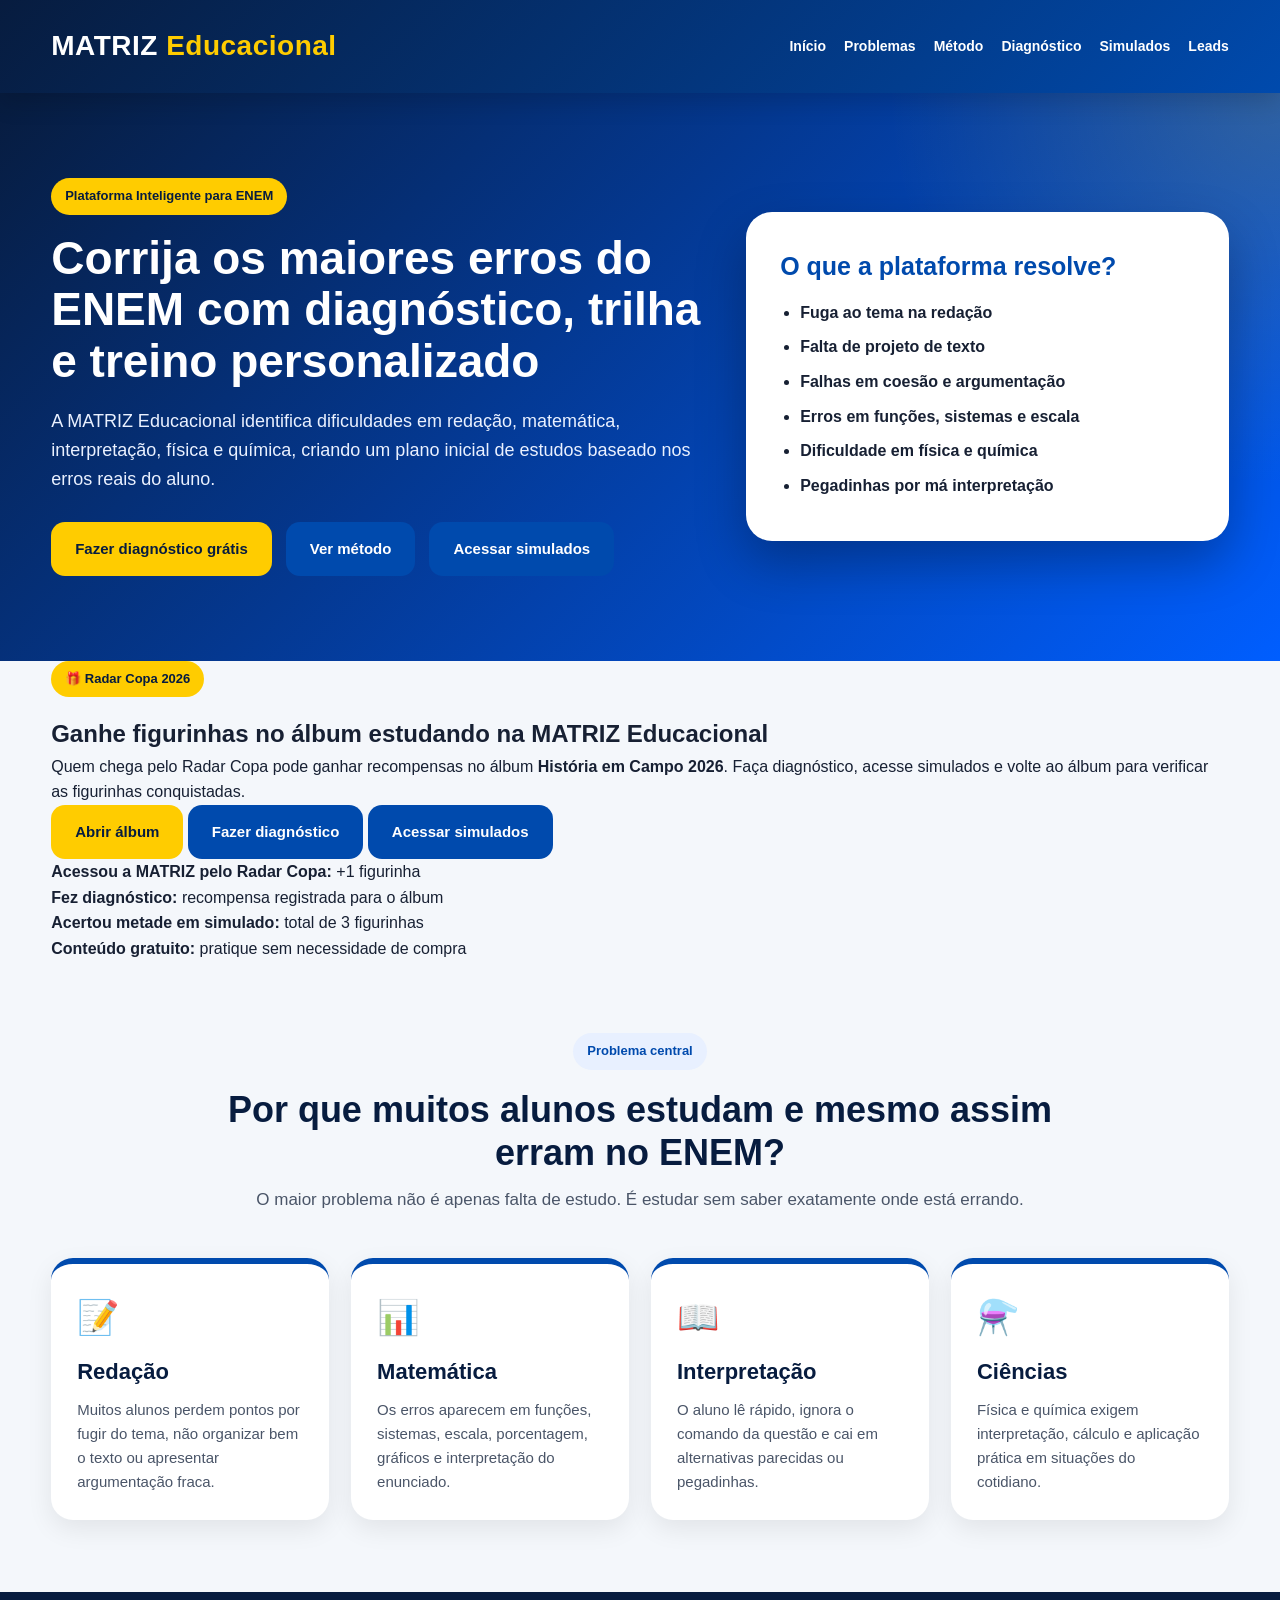
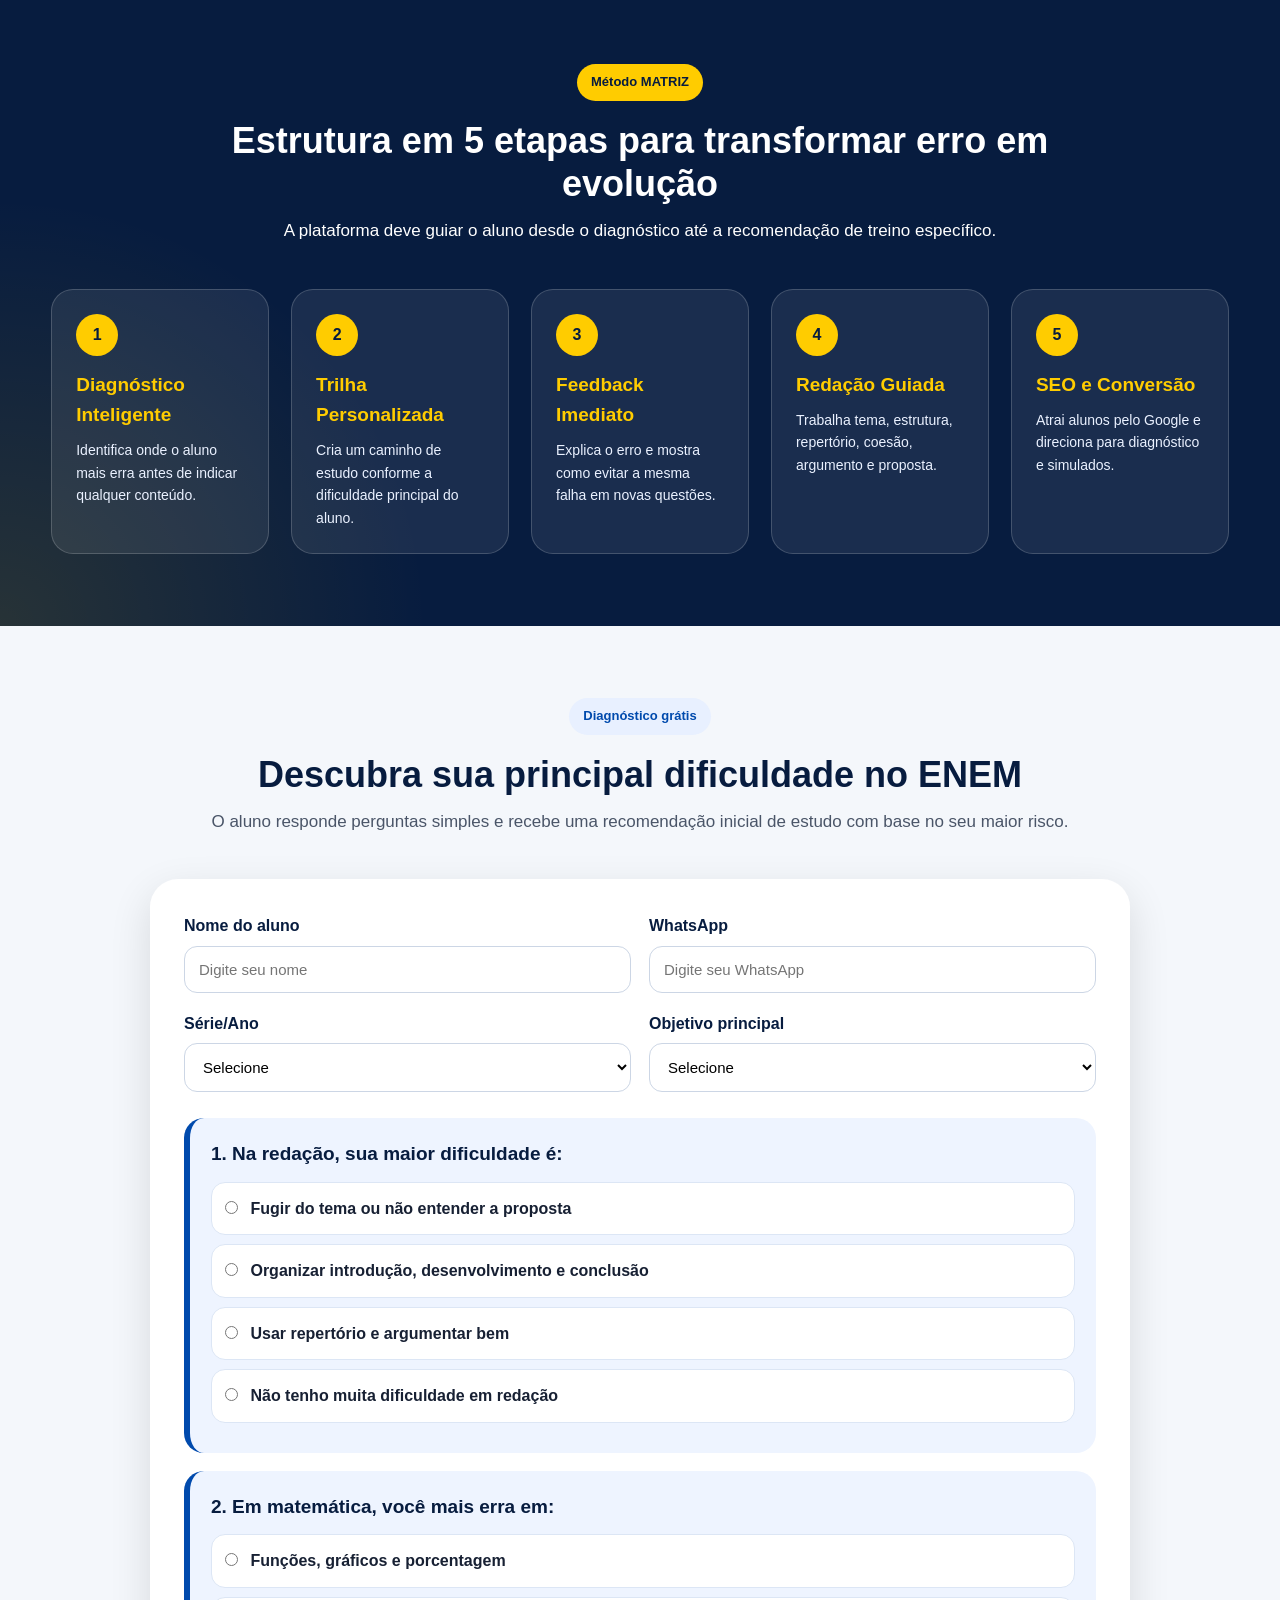
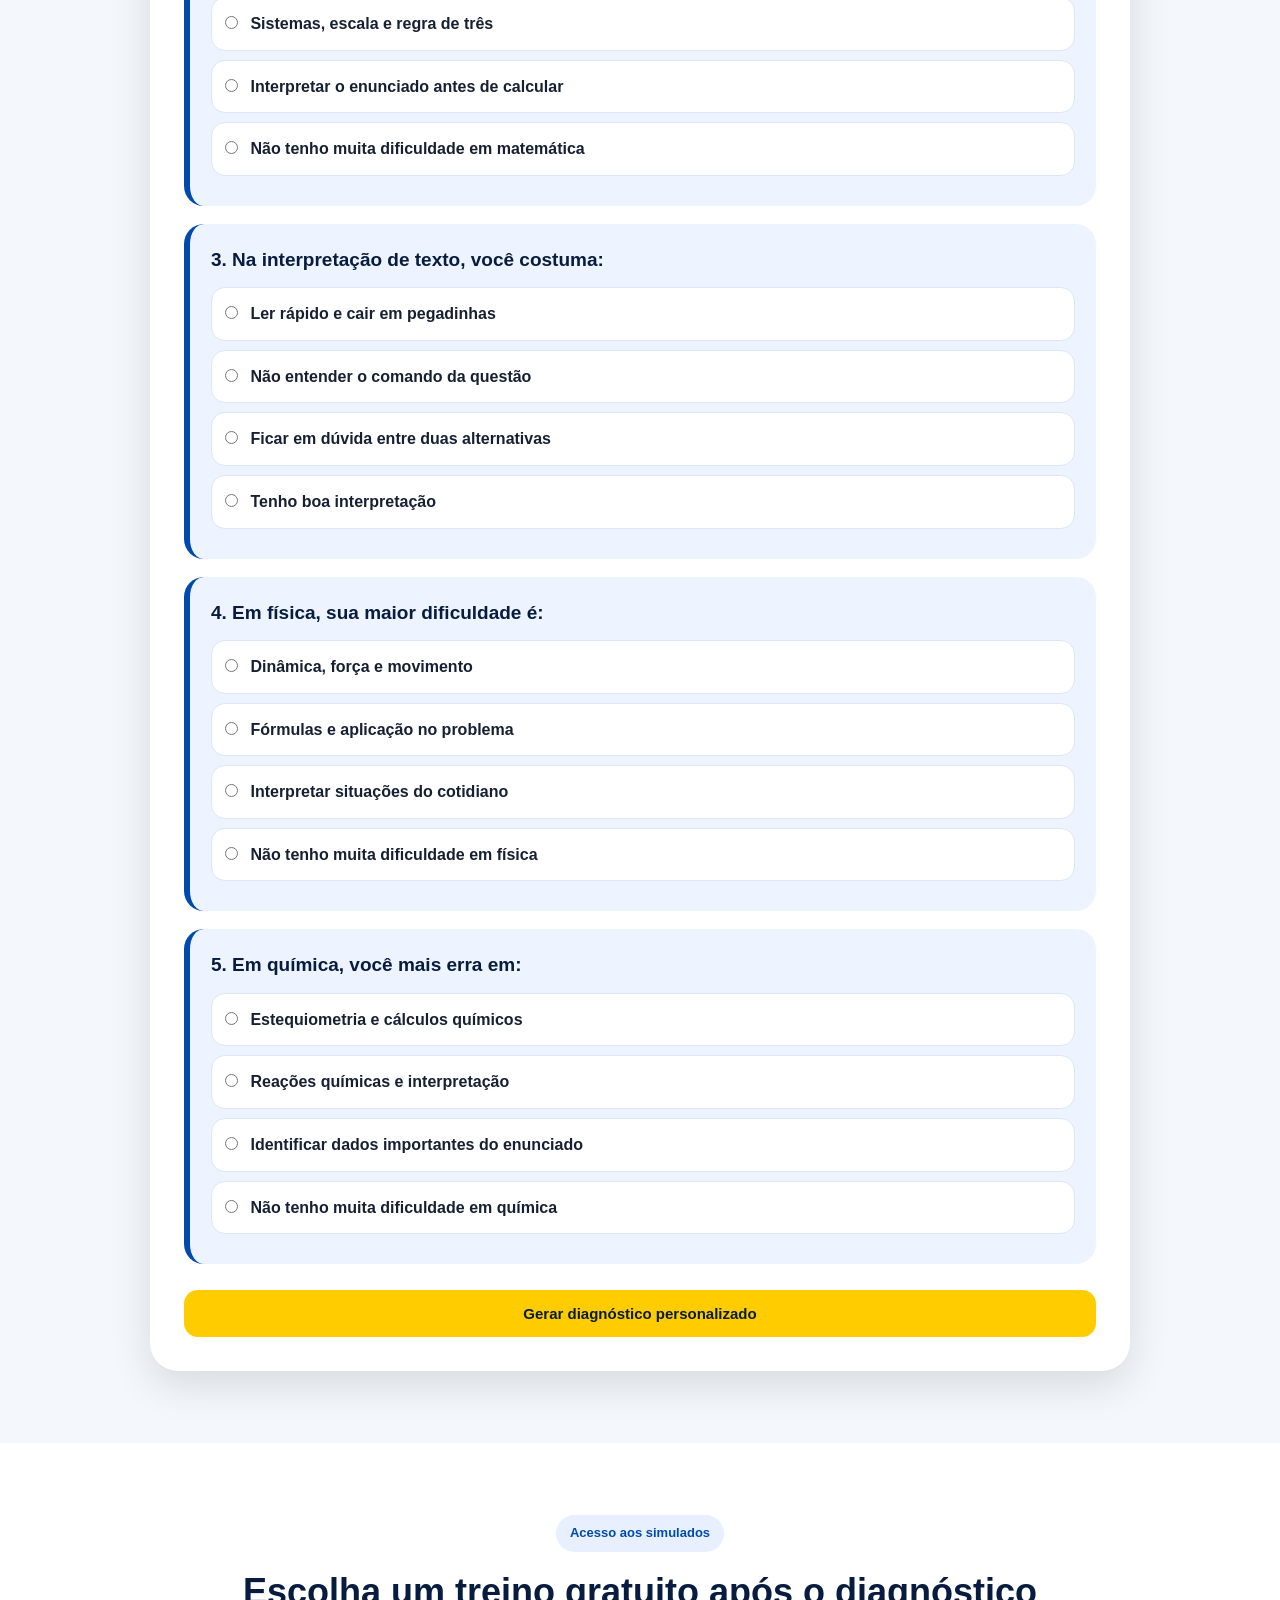
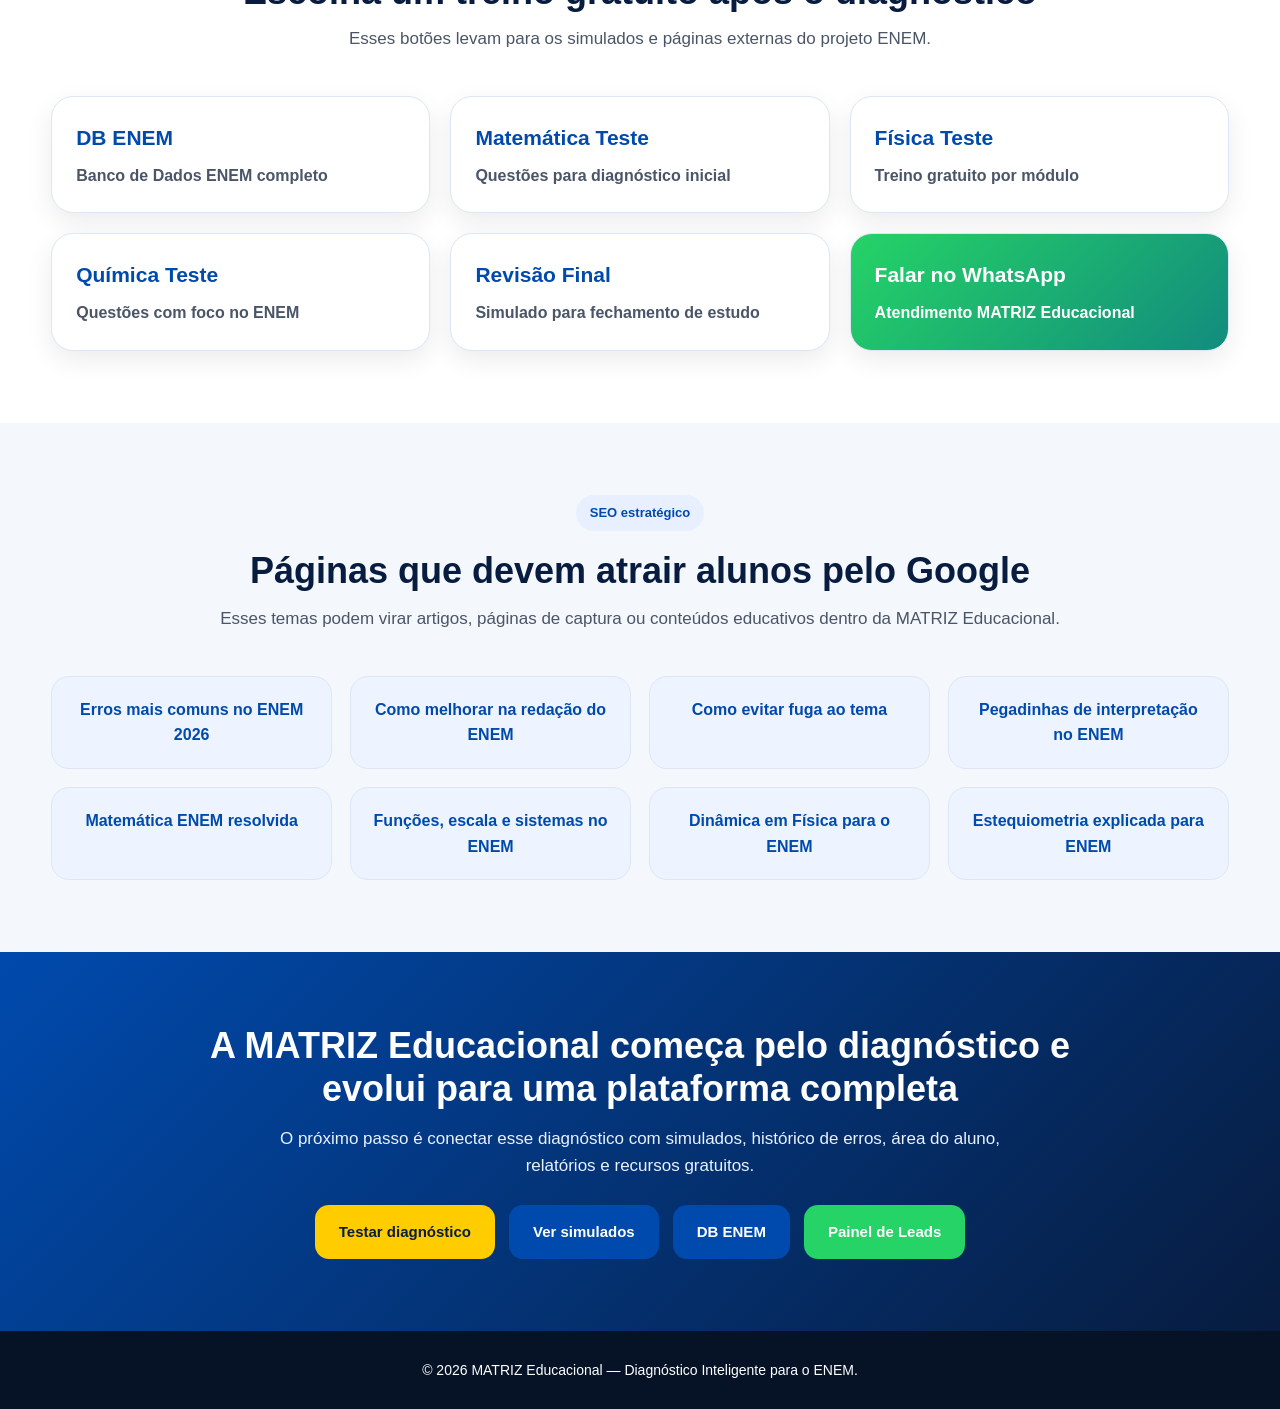
<file: index.html>
<!DOCTYPE html>
<html lang="pt-BR">
<head>
  <meta charset="UTF-8" />
  <meta name="viewport" content="width=device-width, initial-scale=1.0" />

  <title>MATRIZ Educacional | Diagnóstico Inteligente ENEM</title>

  <meta name="description" content="MATRIZ Educacional: plataforma de diagnóstico inteligente para corrigir erros no ENEM em redação, matemática, interpretação, física e química." />
  <meta name="keywords" content="ENEM, redação ENEM, diagnóstico ENEM, simulados ENEM, matemática ENEM, plataforma de estudos, MATRIZ Educacional" />
  <meta name="author" content="MATRIZ Educacional" />

  <link rel="stylesheet" href="style.css" />
</head>

<body>

  <header class="topo">
    <div class="container topo-conteudo">
      <div class="logo">
        MATRIZ <span>Educacional</span>
      </div>

      <nav class="menu">
        <a href="#inicio">Início</a>
        <a href="#problemas">Problemas</a>
        <a href="#metodo">Método</a>
        <a href="#diagnostico">Diagnóstico</a>
        <a href="#simulados">Simulados</a>
        <a href="leads.html">Leads</a>
      </nav>
    </div>
  </header>

  <main>

    <section class="hero" id="inicio">
      <div class="container hero-grid">

        <div class="hero-texto">
          <span class="tag">Plataforma Inteligente para ENEM</span>

          <h1>
            Corrija os maiores erros do ENEM com diagnóstico, trilha e treino personalizado
          </h1>

          <p>
            A MATRIZ Educacional identifica dificuldades em redação, matemática,
            interpretação, física e química, criando um plano inicial de estudos
            baseado nos erros reais do aluno.
          </p>

          <div class="hero-botoes">
            <a href="#diagnostico" class="btn btn-principal">
              Fazer diagnóstico grátis
            </a>

            <a href="#metodo" class="btn btn-secundario">
              Ver método
            </a>

            <a href="#simulados" class="btn btn-secundario">
              Acessar simulados
            </a>
          </div>
        </div>

        <div class="hero-card">
          <h2>O que a plataforma resolve?</h2>

          <ul>
            <li>Fuga ao tema na redação</li>
            <li>Falta de projeto de texto</li>
            <li>Falhas em coesão e argumentação</li>
            <li>Erros em funções, sistemas e escala</li>
            <li>Dificuldade em física e química</li>
            <li>Pegadinhas por má interpretação</li>
          </ul>
        </div>

      </div>
    </section>


    <section class="radar-copa-box" id="radar-copa-recompensa">
      <div class="container radar-copa-inner">
        <div>
          <span class="tag tag-amarela">🎁 Radar Copa 2026</span>
          <h2>Ganhe figurinhas no álbum estudando na MATRIZ Educacional</h2>
          <p>
            Quem chega pelo Radar Copa pode ganhar recompensas no álbum
            <strong>História em Campo 2026</strong>. Faça diagnóstico, acesse simulados
            e volte ao álbum para verificar as figurinhas conquistadas.
          </p>

          <div class="radar-copa-actions">
            <a class="btn btn-principal" href="https://dev-orient-social.github.io/radar-copa-2026-com-album/album/index.html?origem=radar_copa_album" target="_blank" rel="noopener noreferrer">Abrir álbum</a>
            <a class="btn btn-secundario" href="#diagnostico">Fazer diagnóstico</a>
            <a class="btn btn-secundario" href="#simulados">Acessar simulados</a>
          </div>
        </div>

        <div class="radar-copa-regras">
          <div><b>Acessou a MATRIZ pelo Radar Copa:</b> +1 figurinha</div>
          <div><b>Fez diagnóstico:</b> recompensa registrada para o álbum</div>
          <div><b>Acertou metade em simulado:</b> total de 3 figurinhas</div>
          <div><b>Conteúdo gratuito:</b> pratique sem necessidade de compra</div>
        </div>
      </div>
    </section>

    <section class="secao" id="problemas">
      <div class="container">

        <div class="titulo-secao">
          <span class="tag tag-azul">Problema central</span>
          <h2>Por que muitos alunos estudam e mesmo assim erram no ENEM?</h2>
          <p>
            O maior problema não é apenas falta de estudo. É estudar sem saber
            exatamente onde está errando.
          </p>
        </div>

        <div class="cards-grid quatro-colunas">

          <article class="card">
            <div class="icone">📝</div>
            <h3>Redação</h3>
            <p>
              Muitos alunos perdem pontos por fugir do tema, não organizar bem
              o texto ou apresentar argumentação fraca.
            </p>
          </article>

          <article class="card">
            <div class="icone">📊</div>
            <h3>Matemática</h3>
            <p>
              Os erros aparecem em funções, sistemas, escala, porcentagem,
              gráficos e interpretação do enunciado.
            </p>
          </article>

          <article class="card">
            <div class="icone">📖</div>
            <h3>Interpretação</h3>
            <p>
              O aluno lê rápido, ignora o comando da questão e cai em alternativas
              parecidas ou pegadinhas.
            </p>
          </article>

          <article class="card">
            <div class="icone">⚗️</div>
            <h3>Ciências</h3>
            <p>
              Física e química exigem interpretação, cálculo e aplicação prática
              em situações do cotidiano.
            </p>
          </article>

        </div>

      </div>
    </section>

    <section class="secao secao-escura" id="metodo">
      <div class="container">

        <div class="titulo-secao claro">
          <span class="tag tag-amarela">Método MATRIZ</span>
          <h2>Estrutura em 5 etapas para transformar erro em evolução</h2>
          <p>
            A plataforma deve guiar o aluno desde o diagnóstico até a recomendação
            de treino específico.
          </p>
        </div>

        <div class="cards-grid cinco-colunas">

          <article class="card-metodo">
            <span>1</span>
            <h3>Diagnóstico Inteligente</h3>
            <p>
              Identifica onde o aluno mais erra antes de indicar qualquer conteúdo.
            </p>
          </article>

          <article class="card-metodo">
            <span>2</span>
            <h3>Trilha Personalizada</h3>
            <p>
              Cria um caminho de estudo conforme a dificuldade principal do aluno.
            </p>
          </article>

          <article class="card-metodo">
            <span>3</span>
            <h3>Feedback Imediato</h3>
            <p>
              Explica o erro e mostra como evitar a mesma falha em novas questões.
            </p>
          </article>

          <article class="card-metodo">
            <span>4</span>
            <h3>Redação Guiada</h3>
            <p>
              Trabalha tema, estrutura, repertório, coesão, argumento e proposta.
            </p>
          </article>

          <article class="card-metodo">
            <span>5</span>
            <h3>SEO e Conversão</h3>
            <p>
              Atrai alunos pelo Google e direciona para diagnóstico e simulados.
            </p>
          </article>

        </div>

      </div>
    </section>

    <section class="secao" id="diagnostico">
      <div class="container">

        <div class="titulo-secao">
          <span class="tag tag-azul">Diagnóstico grátis</span>
          <h2>Descubra sua principal dificuldade no ENEM</h2>
          <p>
            O aluno responde perguntas simples e recebe uma recomendação inicial
            de estudo com base no seu maior risco.
          </p>
        </div>

        <div class="diagnostico-box">

          <div class="form-grid">

            <div class="campo">
              <label for="nome">Nome do aluno</label>
              <input type="text" id="nome" placeholder="Digite seu nome" />
            </div>

            <div class="campo">
              <label for="whatsapp">WhatsApp</label>
              <input type="text" id="whatsapp" placeholder="Digite seu WhatsApp" />
            </div>

            <div class="campo">
              <label for="serie">Série/Ano</label>
              <select id="serie">
                <option value="">Selecione</option>
                <option value="1º ano do Ensino Médio">1º ano do Ensino Médio</option>
                <option value="2º ano do Ensino Médio">2º ano do Ensino Médio</option>
                <option value="3º ano do Ensino Médio">3º ano do Ensino Médio</option>
                <option value="Já concluí o Ensino Médio">Já concluí o Ensino Médio</option>
              </select>
            </div>

            <div class="campo">
              <label for="meta">Objetivo principal</label>
              <select id="meta">
                <option value="">Selecione</option>
                <option value="ENEM">ENEM</option>
                <option value="SISU">SISU</option>
                <option value="PROUNI">PROUNI</option>
                <option value="FIES">FIES</option>
                <option value="Melhorar redação">Melhorar redação</option>
              </select>
            </div>

          </div>

          <div class="pergunta">
            <h3>1. Na redação, sua maior dificuldade é:</h3>

            <label>
              <input type="radio" name="redacao" value="redacao" />
              Fugir do tema ou não entender a proposta
            </label>

            <label>
              <input type="radio" name="redacao" value="redacao" />
              Organizar introdução, desenvolvimento e conclusão
            </label>

            <label>
              <input type="radio" name="redacao" value="redacao" />
              Usar repertório e argumentar bem
            </label>

            <label>
              <input type="radio" name="redacao" value="ok" />
              Não tenho muita dificuldade em redação
            </label>
          </div>

          <div class="pergunta">
            <h3>2. Em matemática, você mais erra em:</h3>

            <label>
              <input type="radio" name="matematica" value="matematica" />
              Funções, gráficos e porcentagem
            </label>

            <label>
              <input type="radio" name="matematica" value="matematica" />
              Sistemas, escala e regra de três
            </label>

            <label>
              <input type="radio" name="matematica" value="matematica" />
              Interpretar o enunciado antes de calcular
            </label>

            <label>
              <input type="radio" name="matematica" value="ok" />
              Não tenho muita dificuldade em matemática
            </label>
          </div>

          <div class="pergunta">
            <h3>3. Na interpretação de texto, você costuma:</h3>

            <label>
              <input type="radio" name="interpretacao" value="interpretacao" />
              Ler rápido e cair em pegadinhas
            </label>

            <label>
              <input type="radio" name="interpretacao" value="interpretacao" />
              Não entender o comando da questão
            </label>

            <label>
              <input type="radio" name="interpretacao" value="interpretacao" />
              Ficar em dúvida entre duas alternativas
            </label>

            <label>
              <input type="radio" name="interpretacao" value="ok" />
              Tenho boa interpretação
            </label>
          </div>

          <div class="pergunta">
            <h3>4. Em física, sua maior dificuldade é:</h3>

            <label>
              <input type="radio" name="fisica" value="fisica" />
              Dinâmica, força e movimento
            </label>

            <label>
              <input type="radio" name="fisica" value="fisica" />
              Fórmulas e aplicação no problema
            </label>

            <label>
              <input type="radio" name="fisica" value="fisica" />
              Interpretar situações do cotidiano
            </label>

            <label>
              <input type="radio" name="fisica" value="ok" />
              Não tenho muita dificuldade em física
            </label>
          </div>

          <div class="pergunta">
            <h3>5. Em química, você mais erra em:</h3>

            <label>
              <input type="radio" name="quimica" value="quimica" />
              Estequiometria e cálculos químicos
            </label>

            <label>
              <input type="radio" name="quimica" value="quimica" />
              Reações químicas e interpretação
            </label>

            <label>
              <input type="radio" name="quimica" value="quimica" />
              Identificar dados importantes do enunciado
            </label>

            <label>
              <input type="radio" name="quimica" value="ok" />
              Não tenho muita dificuldade em química
            </label>
          </div>

          <button class="btn btn-principal btn-cheio" onclick="gerarResultado()">
            Gerar diagnóstico personalizado
          </button>

          <div id="resultado" class="resultado"></div>

        </div>

      </div>
    </section>


    <section class="secao secao-clara" id="simulados">
      <div class="container">
        <div class="titulo-secao">
          <span class="tag tag-azul">Acesso aos simulados</span>
          <h2>Escolha um treino gratuito após o diagnóstico</h2>
          <p>Esses botões levam para os simulados e páginas externas do projeto ENEM.</p>
        </div>

        <div class="simulados-grid">
          <a class="simulado-card" target="_blank" href="https://cincoregioes-star.github.io/DB-ENEM/?origem=radar_copa_album">
            <strong>DB ENEM</strong>
            <span>Banco de Dados ENEM completo</span>
          </a>

          <a class="simulado-card" target="_blank" href="https://cincoregioes-star.github.io/matematica-teste/?origem=radar_copa_album">
            <strong>Matemática Teste</strong>
            <span>Questões para diagnóstico inicial</span>
          </a>

          <a class="simulado-card" target="_blank" href="https://cincoregioes-star.github.io/fisica-teste/?origem=radar_copa_album">
            <strong>Física Teste</strong>
            <span>Treino gratuito por módulo</span>
          </a>

          <a class="simulado-card" target="_blank" href="https://cincoregioes-star.github.io/quimica-teste/?origem=radar_copa_album">
            <strong>Química Teste</strong>
            <span>Questões com foco no ENEM</span>
          </a>

          <a class="simulado-card" target="_blank" href="https://cincoregioes-star.github.io/revisao-final-enem-teste/?origem=radar_copa_album">
            <strong>Revisão Final</strong>
            <span>Simulado para fechamento de estudo</span>
          </a>

          <a class="simulado-card destaque" target="_blank" href="https://wa.me/5585997120397">
            <strong>Falar no WhatsApp</strong>
            <span>Atendimento MATRIZ Educacional</span>
          </a>
        </div>
      </div>
    </section>

    <section class="secao" id="seo">
      <div class="container">

        <div class="titulo-secao">
          <span class="tag tag-azul">SEO estratégico</span>
          <h2>Páginas que devem atrair alunos pelo Google</h2>
          <p>
            Esses temas podem virar artigos, páginas de captura ou conteúdos
            educativos dentro da MATRIZ Educacional.
          </p>
        </div>

        <div class="seo-grid">

          <div class="seo-card">Erros mais comuns no ENEM 2026</div>
          <div class="seo-card">Como melhorar na redação do ENEM</div>
          <div class="seo-card">Como evitar fuga ao tema</div>
          <div class="seo-card">Pegadinhas de interpretação no ENEM</div>
          <div class="seo-card">Matemática ENEM resolvida</div>
          <div class="seo-card">Funções, escala e sistemas no ENEM</div>
          <div class="seo-card">Dinâmica em Física para o ENEM</div>
          <div class="seo-card">Estequiometria explicada para ENEM</div>

        </div>

      </div>
    </section>

    <section class="cta-final">
      <div class="container">
        <h2>A MATRIZ Educacional começa pelo diagnóstico e evolui para uma plataforma completa</h2>

        <p>
          O próximo passo é conectar esse diagnóstico com simulados, histórico de erros,
          área do aluno, relatórios e recursos gratuitos.
        </p>

        <div class="acoes cta-botoes-final">
          <a href="#diagnostico" class="btn btn-principal">Testar diagnóstico</a>
          <a href="#simulados" class="btn btn-secundario">Ver simulados</a>
          <a target="_blank" href="https://cincoregioes-star.github.io/DB-ENEM/?origem=radar_copa_album" class="btn btn-secundario">DB ENEM</a>
          <a target="_blank" href="leads.html" class="btn btn-whatsapp">Painel de Leads</a>
        </div>
      </div>
    </section>

  </main>

  <footer class="rodape">
    <div class="container">
      <p>© 2026 MATRIZ Educacional — Diagnóstico Inteligente para o ENEM.</p>
    </div>
  </footer>

  <script src="script.js?v=20260429-1"></script>
  <script src="radar-copa-parceiro.js"></script>

  <script>
    document.addEventListener("DOMContentLoaded", function(){
      const btnDiagnostico = document.querySelector('button[onclick="gerarResultado()"]');
      if(btnDiagnostico){
        btnDiagnostico.addEventListener("click", function(){
          setTimeout(function(){
            if(window.RadarCopaParceiro && typeof RadarCopaParceiro.adicionarRecompensa === "function"){
              RadarCopaParceiro.adicionarRecompensa({
                tipo: "diagnostico_matriz",
                descricao: "Você fez o diagnóstico da MATRIZ Educacional pelo Radar Copa.",
                figurinhas: 1,
                idSimulado: "diagnostico_matriz"
              });
            }
          }, 800);
        });
      }
    });
  </script>
</body>
</html>
</file>
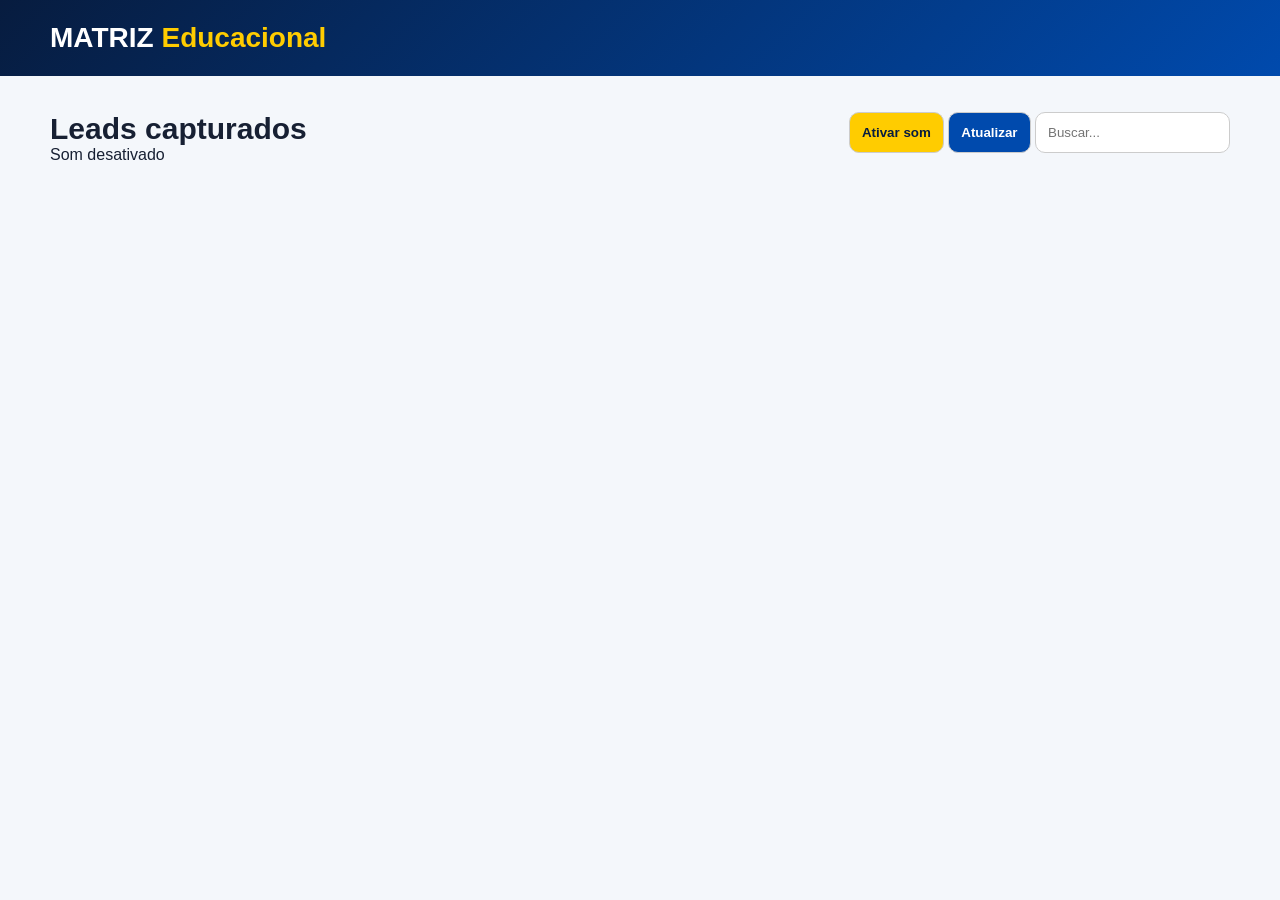
<file: leads.html>
<!DOCTYPE html>
<html lang="pt-BR">
<head>
<meta charset="UTF-8">
<meta name="viewport" content="width=device-width, initial-scale=1.0">

<title>Leads | MATRIZ Educacional</title>

<style>
* {margin:0;padding:0;box-sizing:border-box;font-family:Arial}
body {background:#f4f7fb;color:#172033}

.topo {
  background: linear-gradient(135deg,#071c3f,#004aad);
  color:#fff;
  padding:22px 0;
}

.container {width:94%;max-width:1180px;margin:auto}

.logo {font-size:28px;font-weight:900}
.logo span {color:#ffcc00}

.secao {padding:36px 0}

.painel-topo {
  display:flex;
  justify-content:space-between;
  flex-wrap:wrap;
  gap:12px;
  margin-bottom:20px;
}

h1 {font-size:30px}

button,input {
  padding:12px;
  border-radius:10px;
  border:1px solid #ccc;
}

button {
  background:#004aad;
  color:#fff;
  font-weight:800;
  cursor:pointer;
}

.btn-som {
  background:#ffcc00;
  color:#071c3f;
}

.grid-leads {
  display:grid;
  grid-template-columns:repeat(2,1fr);
  gap:18px;
}

.card {
  background:#fff;
  padding:20px;
  border-radius:18px;
  box-shadow:0 8px 20px rgba(0,0,0,0.1);
  border-left:6px solid #004aad;
}

.card.novo {
  border-left:6px solid #00c853;
}

.alerta {
  position:fixed;
  top:20px;
  right:20px;
  background:#ffcc00;
  padding:15px;
  border-radius:12px;
  font-weight:bold;
}

@media(max-width:800px){
  .grid-leads{grid-template-columns:1fr}
}
</style>
</head>

<body>

<header class="topo">
  <div class="container">
    <div class="logo">MATRIZ <span>Educacional</span></div>
  </div>
</header>

<section class="secao">
<div class="container">

<div class="painel-topo">
  <div>
    <h1>Leads capturados</h1>
    <p id="status">Som desativado</p>
  </div>

  <div>
    <button class="btn-som" onclick="ativarSom()">Ativar som</button>
    <button onclick="carregarLeads(true)">Atualizar</button>
    <input id="busca" placeholder="Buscar..." oninput="filtrar()">
  </div>
</div>

<div id="contador"></div>
<div id="lista" class="grid-leads"></div>

</div>
</section>

<script>
const SUPABASE_URL = "https://cxxlsapgodwckrhkbwpo.supabase.co";
const SUPABASE_KEY = "sb_publishable_myoZQmhn0sAEgkvLkRGoFQ_u18JJjPm";

let leadsGlobal = [];
let ultimoTotal = 0;
let somAtivo = false;

// 🔊 SOM DE ARPA (CORRETO)
const audioArpa = new Audio("https://actions.google.com/sounds/v1/cartoon/wood_plank_flicks.ogg");
audioArpa.volume = 1;

function ativarSom(){
  somAtivo = true;
  audioArpa.play().catch(()=>{});
  document.getElementById("status").innerText = "Som ativado";
}

// 🔊 FUNÇÃO PEDIDA (ARPA)
function tocarSom() {
  if(!somAtivo) return;

  audioArpa.currentTime = 0;
  audioArpa.play().catch(() => {});
}

function alerta(){
  const div = document.createElement("div");
  div.className = "alerta";
  div.innerText = "🚀 Novo lead!";
  document.body.appendChild(div);
  setTimeout(()=>div.remove(),4000);
}

async function carregarLeads(manual=false){
  const res = await fetch(`${SUPABASE_URL}/rest/v1/leads_matriz?select=*&order=id.desc`,{
    headers:{
      apikey:SUPABASE_KEY,
      Authorization:`Bearer ${SUPABASE_KEY}`
    }
  });

  const dados = await res.json();
  leadsGlobal = dados;

  document.getElementById("contador").innerText = "Total: "+dados.length;

  if(dados.length > ultimoTotal && ultimoTotal !== 0){
    alerta();
    tocarSom();
  }

  if(manual) alerta();

  ultimoTotal = dados.length;

  render(dados);
}

function render(lista){
  const el = document.getElementById("lista");

  el.innerHTML = lista.map((l,i)=>`
    <div class="card ${i===0?'novo':''}">
      <h3>${l.nome||'Sem nome'}</h3>
      <p><b>Whats:</b> ${l.whatsapp}</p>
      <p><b>Nível:</b> ${l.nivel}</p>
      <p><b>Preparo:</b> ${l.preparo}%</p>
      <p><b>Área:</b> ${l.area_principal}</p>

      <a target="_blank" href="https://wa.me/55${String(l.whatsapp).replace(/\D/g,'')}">
        WhatsApp
      </a>
    </div>
  `).join("");
}

function filtrar(){
  const t = document.getElementById("busca").value.toLowerCase();

  const f = leadsGlobal.filter(l =>
    (l.nome||'').toLowerCase().includes(t) ||
    (l.whatsapp||'').includes(t)
  );

  render(f);
}

carregarLeads();
setInterval(()=>carregarLeads(),5000);
</script>

</body>
</html>
</file>
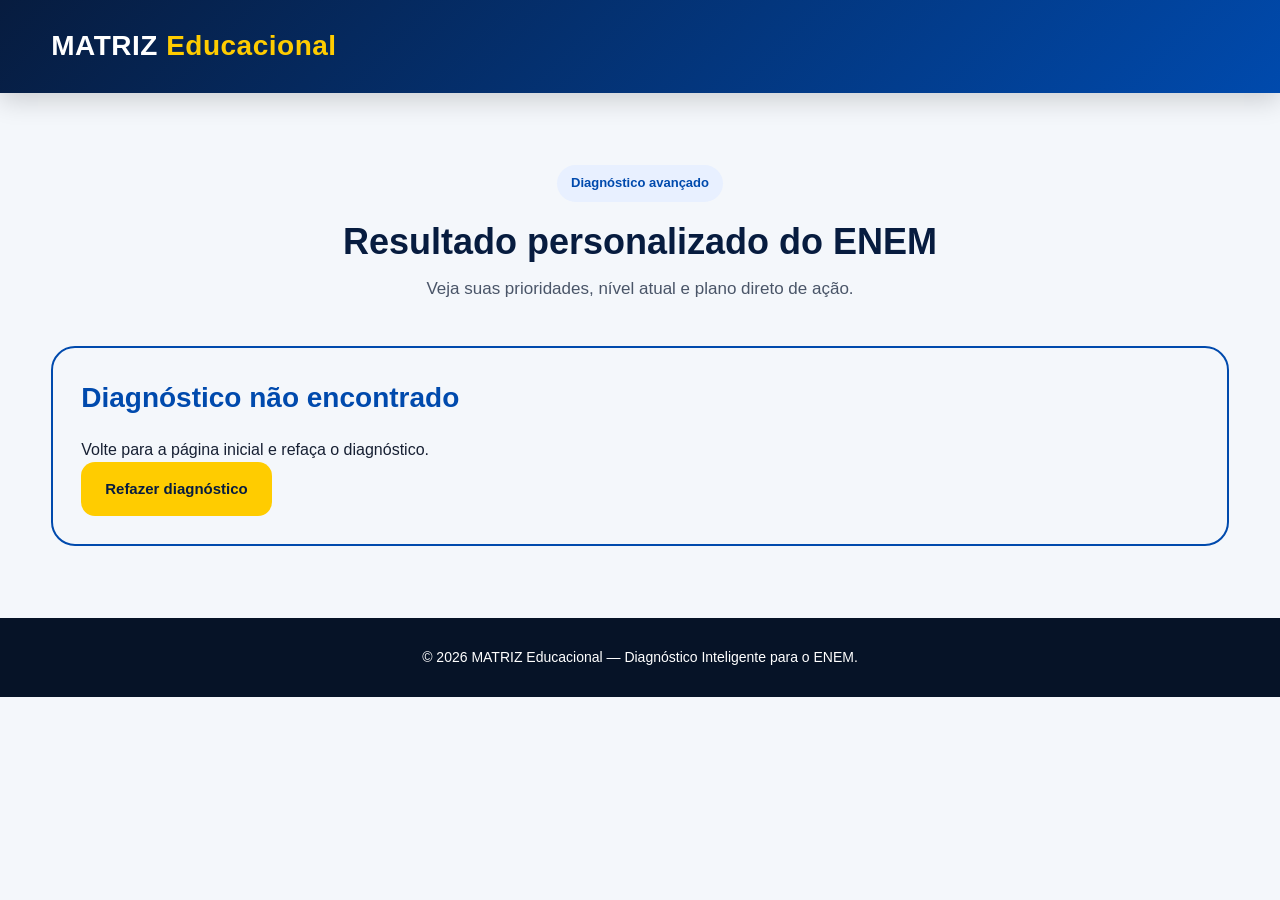
<file: resultado.html>
<!DOCTYPE html>
<html lang="pt-BR">
<head>
  <meta charset="UTF-8">
  <meta name="viewport" content="width=device-width, initial-scale=1.0">

  <title>Resultado Avançado | MATRIZ Educacional</title>
  <meta name="description" content="Resultado avançado do diagnóstico ENEM da MATRIZ Educacional.">

  <link rel="stylesheet" href="style.css">
</head>

<body>

<header class="topo">
  <div class="container topo-conteudo">
    <div class="logo">
      MATRIZ <span>Educacional</span>
    </div>
  </div>
</header>

<main>
  <section class="secao">
    <div class="container">

      <div class="titulo-secao">
        <span class="tag tag-azul">Diagnóstico avançado</span>
        <h2>Resultado personalizado do ENEM</h2>
        <p>Veja suas prioridades, nível atual e plano direto de ação.</p>
      </div>

      <div id="resultadoFinal" class="resultado"></div>

    </div>
  </section>
</main>

<footer class="rodape">
  <div class="container">
    <p>© 2026 MATRIZ Educacional — Diagnóstico Inteligente para o ENEM.</p>
  </div>
</footer>

<script>
  const dados = JSON.parse(localStorage.getItem("matrizResultado"));
  const container = document.getElementById("resultadoFinal");

  const nomes = {
    redacao: "Redação",
    matematica: "Matemática",
    interpretacao: "Interpretação",
    fisica: "Física",
    quimica: "Química"
  };

  const linksTeste = {
    redacao: "https://cincoregioes-star.github.io/DB-ENEM/",
    matematica: "https://cincoregioes-star.github.io/matematica-teste/",
    interpretacao: "https://cincoregioes-star.github.io/DB-ENEM/",
    fisica: "https://cincoregioes-star.github.io/fisica-teste/",
    quimica: "https://cincoregioes-star.github.io/quimica-teste/",
    avancado: "https://cincoregioes-star.github.io/revisao-final-enem-teste/"
  };

  const linksPremium = {
    redacao: "https://pay.kiwify.com.br/NsDMCx9",
    matematica: "https://pay.kiwify.com.br/SKiUUvs",
    interpretacao: "https://pay.kiwify.com.br/QxRaDJy",
    fisica: "https://pay.kiwify.com.br/qTTx3pO",
    quimica: "https://pay.kiwify.com.br/KRVxuLb",
    avancado: "https://pay.kiwify.com.br/A20iS8u"
  };

  const planos = {
    redacao: {
      titulo: "Redação Inteligente ENEM",
      risco: "Seu principal risco está em fuga ao tema, falta de estrutura, repertório fraco ou argumentação pouco desenvolvida.",
      passo1: "Treinar estrutura de redação ENEM.",
      passo2: "Estudar repertórios prontos e modelos comentados.",
      passo3: "Produzir redações com foco em tema, coesão e proposta."
    },
    matematica: {
      titulo: "Matemática Essencial ENEM",
      risco: "Seu principal risco está em funções, sistemas, escala, porcentagem, gráficos ou interpretação matemática.",
      passo1: "Treinar porcentagem, escala e regra de três.",
      passo2: "Resolver questões de funções, gráficos e sistemas.",
      passo3: "Revisar os erros antes de avançar para simulados maiores."
    },
    interpretacao: {
      titulo: "Interpretação e Pegadinhas ENEM",
      risco: "Seu principal risco está em leitura apressada, confusão no comando e dificuldade para eliminar alternativas.",
      passo1: "Treinar leitura do comando da questão.",
      passo2: "Resolver questões com pegadinhas comentadas.",
      passo3: "Praticar eliminação de alternativas parecidas."
    },
    fisica: {
      titulo: "Física Aplicada ENEM",
      risco: "Seu principal risco está em dinâmica, força, movimento, fórmulas e aplicação no cotidiano.",
      passo1: "Revisar força, movimento e energia.",
      passo2: "Resolver questões contextualizadas.",
      passo3: "Treinar aplicação de fórmulas com interpretação."
    },
    quimica: {
      titulo: "Química Objetiva ENEM",
      risco: "Seu principal risco está em estequiometria, reações químicas, mol, massa molar e interpretação dos dados.",
      passo1: "Revisar mol, massa molar e proporção.",
      passo2: "Treinar balanceamento e estequiometria.",
      passo3: "Resolver exercícios com cálculo químico comentado."
    },
    avancado: {
      titulo: "Revisão Final ENEM",
      risco: "Você marcou poucas dificuldades. O ideal é revisar pontos estratégicos e treinar tempo de prova.",
      passo1: "Fazer revisão geral dos principais conteúdos.",
      passo2: "Resolver simulados completos.",
      passo3: "Analisar desempenho e corrigir erros recorrentes."
    }
  };

  if (!dados) {
    container.style.display = "block";
    container.innerHTML = `
      <h2>Diagnóstico não encontrado</h2>
      <p>Volte para a página inicial e refaça o diagnóstico.</p>

      <div class="acoes">
        <a class="btn btn-principal" href="index.html">Refazer diagnóstico</a>
      </div>
    `;
  } else {
    const temDificuldade = dados.areas && dados.areas.trim() !== "";
    const areaPrincipal = temDificuldade ? dados.areaPrincipal : "avancado";
    const plano = planos[areaPrincipal] || planos.avancado;

    const prioridade1 = temDificuldade ? nomes[dados.areaPrincipal] : "Revisão geral";
    const prioridade2 = temDificuldade ? nomes[dados.areaSecundaria] : "Simulado completo";
    const prioridade3 = temDificuldade ? nomes[dados.areaTerciaria] : "Correção de erros";

    const linkTeste = linksTeste[areaPrincipal] || "https://cincoregioes-star.github.io/DB-ENEM/";
    const linkPremium = linksPremium[areaPrincipal] || "https://pay.kiwify.com.br/A20iS8u";

    let prazo = "30 dias";
    if (dados.preparo < 50) prazo = "60 dias";
    if (dados.preparo >= 70) prazo = "15 dias";

    const mensagemWhatsApp = encodeURIComponent(
      `Olá, quero orientação com base no meu diagnóstico ENEM.

Nome: ${dados.nome}
WhatsApp: ${dados.whatsapp}
Série/Ano: ${dados.serie}
Objetivo: ${dados.meta}
Nível: ${dados.nivel}
Preparo estimado: ${dados.preparo}%
Prioridade 1: ${prioridade1}
Prioridade 2: ${prioridade2}
Prioridade 3: ${prioridade3}`
    );

    container.style.display = "block";

    container.innerHTML = `
      <h2>Trilha recomendada: ${plano.titulo}</h2>

      <div class="resultado-card destaque">
        <h3>Nível atual</h3>
        <p><strong>${dados.nivel}</strong></p>

        <div class="barra-preparo">
          <div class="barra-preparo-interna" style="width:${dados.preparo}%;">
            ${dados.preparo}%
          </div>
        </div>

        <p class="texto-pequeno">Preparo estimado com base nas respostas do diagnóstico.</p>
      </div>

      <div class="resultado-card">
        <h3>Dados do aluno</h3>
        <p><strong>Nome:</strong> ${dados.nome}</p>
        <p><strong>WhatsApp:</strong> ${dados.whatsapp}</p>
        <p><strong>Série/Ano:</strong> ${dados.serie}</p>
        <p><strong>Objetivo:</strong> ${dados.meta}</p>
        <p><strong>Data:</strong> ${dados.data}</p>
      </div>

      <div class="resultado-card destaque">
        <h3>Ranking de prioridade</h3>
        <p><strong>1º foco:</strong> ${prioridade1}</p>
        <p><strong>2º foco:</strong> ${prioridade2}</p>
        <p><strong>3º foco:</strong> ${prioridade3}</p>
      </div>

      <div class="resultado-card">
        <h3>Seu principal risco no ENEM</h3>
        <p>${plano.risco}</p>
      </div>

      <div class="resultado-card destaque">
        <h3>Plano direto em 3 passos</h3>
        <p><strong>Prazo estimado:</strong> ${prazo}</p>
        <p><strong>Passo 1:</strong> ${plano.passo1}</p>
        <p><strong>Passo 2:</strong> ${plano.passo2}</p>
        <p><strong>Passo 3:</strong> ${plano.passo3}</p>
      </div>

      <div class="resultado-card">
        <h3>Trilha combinada</h3>
        <p>${temDificuldade ? dados.trilhaCombinada : "Revisão geral + simulado completo"}</p>
      </div>

      <div class="resultado-card">
        <h3>Contato MATRIZ Educacional</h3>
        <p><strong>WhatsApp:</strong> (85) 99712-0397</p>
        <p><strong>Email:</strong> professorsrcarlos@gmail.com</p>
      </div>

      <div class="alerta">
        ⚠️ Comece pelo primeiro foco do ranking. Corrigir o erro principal antes dos simulados completos aumenta a eficiência do estudo.
      </div>

      <div class="acoes">
        <a class="btn btn-principal" target="_blank" href="${linkTeste}">
          TESTE (BANCO DE DADOS ENEM)
        </a>

        <a class="btn btn-secundario" target="_blank" href="${linkPremium}">
          PREMIUM (Kiwify)
        </a>

        <a class="btn btn-secundario" target="_blank" href="https://cincoregioes-star.github.io/DB-ENEM/">
          Ver Banco de Dados ENEM completo
        </a>

        <a class="btn btn-whatsapp" target="_blank"
          href="https://wa.me/5585997120397?text=${mensagemWhatsApp}">
          Falar no WhatsApp
        </a>

        <a class="btn btn-secundario" href="mailto:professorsrcarlos@gmail.com">
          Enviar email
        </a>

        <a class="btn btn-secundario" href="index.html">
          Refazer diagnóstico
        </a>
      </div>
    `;
  }
</script>

</body>
</html>
</file>
<file: style.css>
* {
  margin: 0;
  padding: 0;
  box-sizing: border-box;
  font-family: Arial, Helvetica, sans-serif;
}

html {
  scroll-behavior: smooth;
}

body {
  background: #f4f7fb;
  color: #172033;
  line-height: 1.6;
}

.container {
  width: 92%;
  max-width: 1180px;
  margin: 0 auto;
}

.topo {
  background: linear-gradient(135deg, #071c3f, #004aad);
  color: #fff;
  padding: 24px 0;
  position: sticky;
  top: 0;
  z-index: 100;
  box-shadow: 0 8px 24px rgba(0, 0, 0, 0.16);
}

.topo-conteudo {
  display: flex;
  justify-content: space-between;
  align-items: center;
  gap: 22px;
  flex-wrap: wrap;
}

.logo {
  font-size: 28px;
  font-weight: 900;
  letter-spacing: 0.5px;
}

.logo span {
  color: #ffcc00;
}

.menu {
  display: flex;
  align-items: center;
  gap: 18px;
  flex-wrap: wrap;
}

.menu a {
  color: #fff;
  text-decoration: none;
  font-size: 14px;
  font-weight: 800;
  transition: 0.2s;
}

.menu a:hover {
  color: #ffcc00;
}

.hero {
  background:
    radial-gradient(circle at top right, rgba(255, 204, 0, 0.18), transparent 28%),
    linear-gradient(135deg, #071c3f, #005eff);
  color: #fff;
  padding: 85px 0;
}

.hero-grid {
  display: grid;
  grid-template-columns: 1.15fr 0.85fr;
  gap: 42px;
  align-items: center;
}

.tag {
  display: inline-block;
  background: #ffcc00;
  color: #071c3f;
  padding: 8px 14px;
  border-radius: 999px;
  font-size: 13px;
  font-weight: 900;
  margin-bottom: 18px;
}

.tag-azul {
  background: #e8f0ff;
  color: #004aad;
}

.tag-amarela {
  background: #ffcc00;
  color: #071c3f;
}

.hero h1 {
  font-size: 46px;
  line-height: 1.12;
  margin-bottom: 20px;
  max-width: 820px;
}

.hero p {
  color: #eaf1ff;
  font-size: 18px;
  margin-bottom: 28px;
  max-width: 720px;
}

.hero-botoes,
.acoes {
  display: flex;
  gap: 14px;
  flex-wrap: wrap;
}

.btn {
  display: inline-block;
  padding: 15px 24px;
  border-radius: 14px;
  text-decoration: none;
  border: none;
  cursor: pointer;
  font-weight: 900;
  font-size: 15px;
  transition: 0.22s;
  text-align: center;
}

.btn:hover {
  transform: translateY(-3px);
  box-shadow: 0 12px 24px rgba(0, 0, 0, 0.18);
}

.btn-principal {
  background: #ffcc00;
  color: #071c3f;
}

.btn-secundario {
  background: #004aad;
  color: #fff;
}

.btn-whatsapp {
  background: #25d366;
  color: #fff;
}

.btn-cheio {
  width: 100%;
  margin-top: 8px;
}

.hero-card {
  background: #fff;
  color: #172033;
  padding: 34px;
  border-radius: 26px;
  box-shadow: 0 22px 50px rgba(0, 0, 0, 0.28);
}

.hero-card h2 {
  color: #004aad;
  font-size: 25px;
  margin-bottom: 14px;
}

.hero-card ul {
  padding-left: 20px;
}

.hero-card li {
  margin-bottom: 9px;
  font-weight: 700;
}

.secao {
  padding: 72px 0;
}

.secao-clara {
  background: #fff;
}

.secao-escura {
  background:
    radial-gradient(circle at bottom left, rgba(255, 204, 0, 0.13), transparent 30%),
    #071c3f;
  color: #fff;
}

.titulo-secao {
  text-align: center;
  max-width: 880px;
  margin: 0 auto 44px;
}

.titulo-secao h2 {
  color: #071c3f;
  font-size: 36px;
  line-height: 1.2;
  margin-bottom: 12px;
}

.titulo-secao p {
  color: #4a5568;
  font-size: 17px;
}

.titulo-secao.claro h2,
.titulo-secao.claro p {
  color: #fff;
}

.cards-grid {
  display: grid;
  gap: 22px;
}

.quatro-colunas {
  grid-template-columns: repeat(4, 1fr);
}

.cinco-colunas {
  grid-template-columns: repeat(5, 1fr);
}

.card {
  background: #fff;
  padding: 26px;
  border-radius: 22px;
  box-shadow: 0 9px 26px rgba(0, 0, 0, 0.08);
  border-top: 6px solid #004aad;
  transition: 0.25s;
}

.card:hover,
.card-metodo:hover,
.seo-card:hover {
  transform: translateY(-6px);
}

.icone {
  font-size: 34px;
  margin-bottom: 10px;
}

.card h3 {
  color: #071c3f;
  font-size: 22px;
  margin-bottom: 9px;
}

.card p {
  color: #4a5568;
  font-size: 15px;
}

.card-metodo {
  background: rgba(255, 255, 255, 0.08);
  padding: 24px;
  border-radius: 22px;
  border: 1px solid rgba(255, 255, 255, 0.18);
  transition: 0.25s;
}

.card-metodo span {
  width: 42px;
  height: 42px;
  background: #ffcc00;
  color: #071c3f;
  border-radius: 50%;
  display: flex;
  align-items: center;
  justify-content: center;
  font-weight: 900;
  margin-bottom: 14px;
}

.card-metodo h3 {
  color: #ffcc00;
  font-size: 19px;
  margin-bottom: 9px;
}

.card-metodo p {
  color: #eaf1ff;
  font-size: 14px;
}

.diagnostico-box {
  background: #fff;
  padding: 34px;
  border-radius: 28px;
  box-shadow: 0 14px 42px rgba(0, 0, 0, 0.12);
  max-width: 980px;
  margin: 0 auto;
}

.form-grid {
  display: grid;
  grid-template-columns: repeat(2, 1fr);
  gap: 18px;
  margin-bottom: 26px;
}

.campo label,
.pergunta h3 {
  color: #071c3f;
  font-weight: 900;
}

.campo label {
  display: block;
  margin-bottom: 7px;
}

input,
select {
  width: 100%;
  padding: 14px;
  border: 1px solid #ccd6e5;
  border-radius: 13px;
  font-size: 15px;
  outline: none;
  background: #fff;
}

input:focus,
select:focus {
  border-color: #004aad;
  box-shadow: 0 0 0 3px rgba(0, 74, 173, 0.12);
}

.pergunta {
  background: #eef4ff;
  padding: 21px;
  border-radius: 20px;
  margin-bottom: 18px;
  border-left: 6px solid #004aad;
}

.pergunta h3 {
  font-size: 19px;
  margin-bottom: 12px;
}

.pergunta label {
  display: block;
  background: #fff;
  padding: 13px;
  border-radius: 14px;
  margin: 9px 0;
  cursor: pointer;
  font-weight: 700;
  color: #172033;
  border: 1px solid #dce6f5;
  transition: 0.18s;
}

.pergunta label:hover {
  border-color: #004aad;
  background: #f8fbff;
}

.pergunta input {
  width: auto;
  margin-right: 8px;
}

.resultado {
  display: none;
  margin-top: 28px;
  background: #f4f7fb;
  border: 2px solid #004aad;
  border-radius: 24px;
  padding: 28px;
}

.resultado h2 {
  color: #004aad;
  font-size: 28px;
  margin-bottom: 16px;
}

.resultado-card {
  background: #fff;
  border-radius: 18px;
  padding: 20px;
  margin: 15px 0;
  box-shadow: 0 7px 20px rgba(0, 0, 0, 0.08);
}

.resultado-card.destaque {
  border-left: 6px solid #ffcc00;
}

.resultado-card h3 {
  color: #071c3f;
  margin-bottom: 8px;
}

.resultado-card p {
  color: #374151;
}

.barra-preparo {
  width: 100%;
  background: #dce6f5;
  border-radius: 999px;
  overflow: hidden;
  margin: 14px 0 8px;
  height: 32px;
  border: 1px solid #c5d4ec;
}

.barra-preparo-interna {
  height: 100%;
  background: linear-gradient(135deg, #ffcc00, #ff9f00);
  color: #071c3f;
  font-weight: 900;
  display: flex;
  align-items: center;
  justify-content: center;
  min-width: 45px;
  transition: width 0.6s ease;
}

.texto-pequeno {
  font-size: 13px;
  color: #667085;
  margin-top: 6px;
}

.alerta {
  background: #fff3cd;
  color: #5c4200;
  padding: 18px;
  border-left: 6px solid #ffcc00;
  border-radius: 15px;
  font-weight: 800;
  margin: 18px 0;
}

.seo-grid {
  display: grid;
  grid-template-columns: repeat(4, 1fr);
  gap: 18px;
}

.seo-card {
  background: #eef4ff;
  color: #004aad;
  padding: 20px;
  border-radius: 18px;
  font-weight: 900;
  text-align: center;
  transition: 0.25s;
  border: 1px solid #dce6f5;
}

.cta-final {
  background: linear-gradient(135deg, #004aad, #071c3f);
  color: #fff;
  text-align: center;
  padding: 72px 0;
}

.cta-final h2 {
  font-size: 36px;
  line-height: 1.2;
  max-width: 920px;
  margin: 0 auto 14px;
}

.cta-final p {
  color: #eaf1ff;
  font-size: 17px;
  max-width: 780px;
  margin: 0 auto 26px;
}

.rodape {
  background: #061327;
  color: #fff;
  text-align: center;
  padding: 28px 0;
  font-size: 14px;
}

@media (max-width: 1050px) {
  .hero-grid {
    grid-template-columns: 1fr;
  }

  .quatro-colunas,
  .cinco-colunas,
  .seo-grid {
    grid-template-columns: repeat(2, 1fr);
  }

  .hero h1 {
    font-size: 40px;
  }
}

@media (max-width: 700px) {
  .topo-conteudo {
    justify-content: center;
    text-align: center;
  }

  .menu {
    justify-content: center;
  }

  .hero {
    padding: 64px 0;
  }

  .hero h1 {
    font-size: 33px;
  }

  .hero p {
    font-size: 16px;
  }

  .secao {
    padding: 56px 0;
  }

  .titulo-secao h2,
  .cta-final h2 {
    font-size: 29px;
  }

  .quatro-colunas,
  .cinco-colunas,
  .seo-grid,
  .form-grid {
    grid-template-columns: 1fr;
  }

  .diagnostico-box,
  .hero-card {
    padding: 24px;
  }

  .btn {
    width: 100%;
  }

  .hero-botoes,
  .acoes {
    width: 100%;
  }
}

button:disabled,
.btn:disabled {
  opacity: 0.65;
  cursor: not-allowed;
  transform: none !important;
}

.simulados-grid {
  display: grid;
  grid-template-columns: repeat(3, 1fr);
  gap: 20px;
}

.simulado-card {
  display: block;
  background: #fff;
  color: #071c3f;
  text-decoration: none;
  padding: 24px;
  border-radius: 22px;
  border: 1px solid #dce6f5;
  box-shadow: 0 9px 26px rgba(0, 0, 0, 0.08);
  transition: 0.25s;
}

.simulado-card:hover {
  transform: translateY(-6px);
  border-color: #004aad;
  box-shadow: 0 14px 34px rgba(0, 74, 173, 0.16);
}

.simulado-card strong {
  display: block;
  color: #004aad;
  font-size: 21px;
  margin-bottom: 8px;
}

.simulado-card span {
  display: block;
  color: #4a5568;
  font-weight: 700;
}

.simulado-card.destaque {
  background: linear-gradient(135deg, #25d366, #128c7e);
  color: #fff;
}

.simulado-card.destaque strong,
.simulado-card.destaque span {
  color: #fff;
}

.cta-botoes-final {
  justify-content: center;
}

@media (max-width: 1050px) {
  .simulados-grid {
    grid-template-columns: repeat(2, 1fr);
  }
}

@media (max-width: 700px) {
  .simulados-grid {
    grid-template-columns: 1fr;
  }
}
</file>
